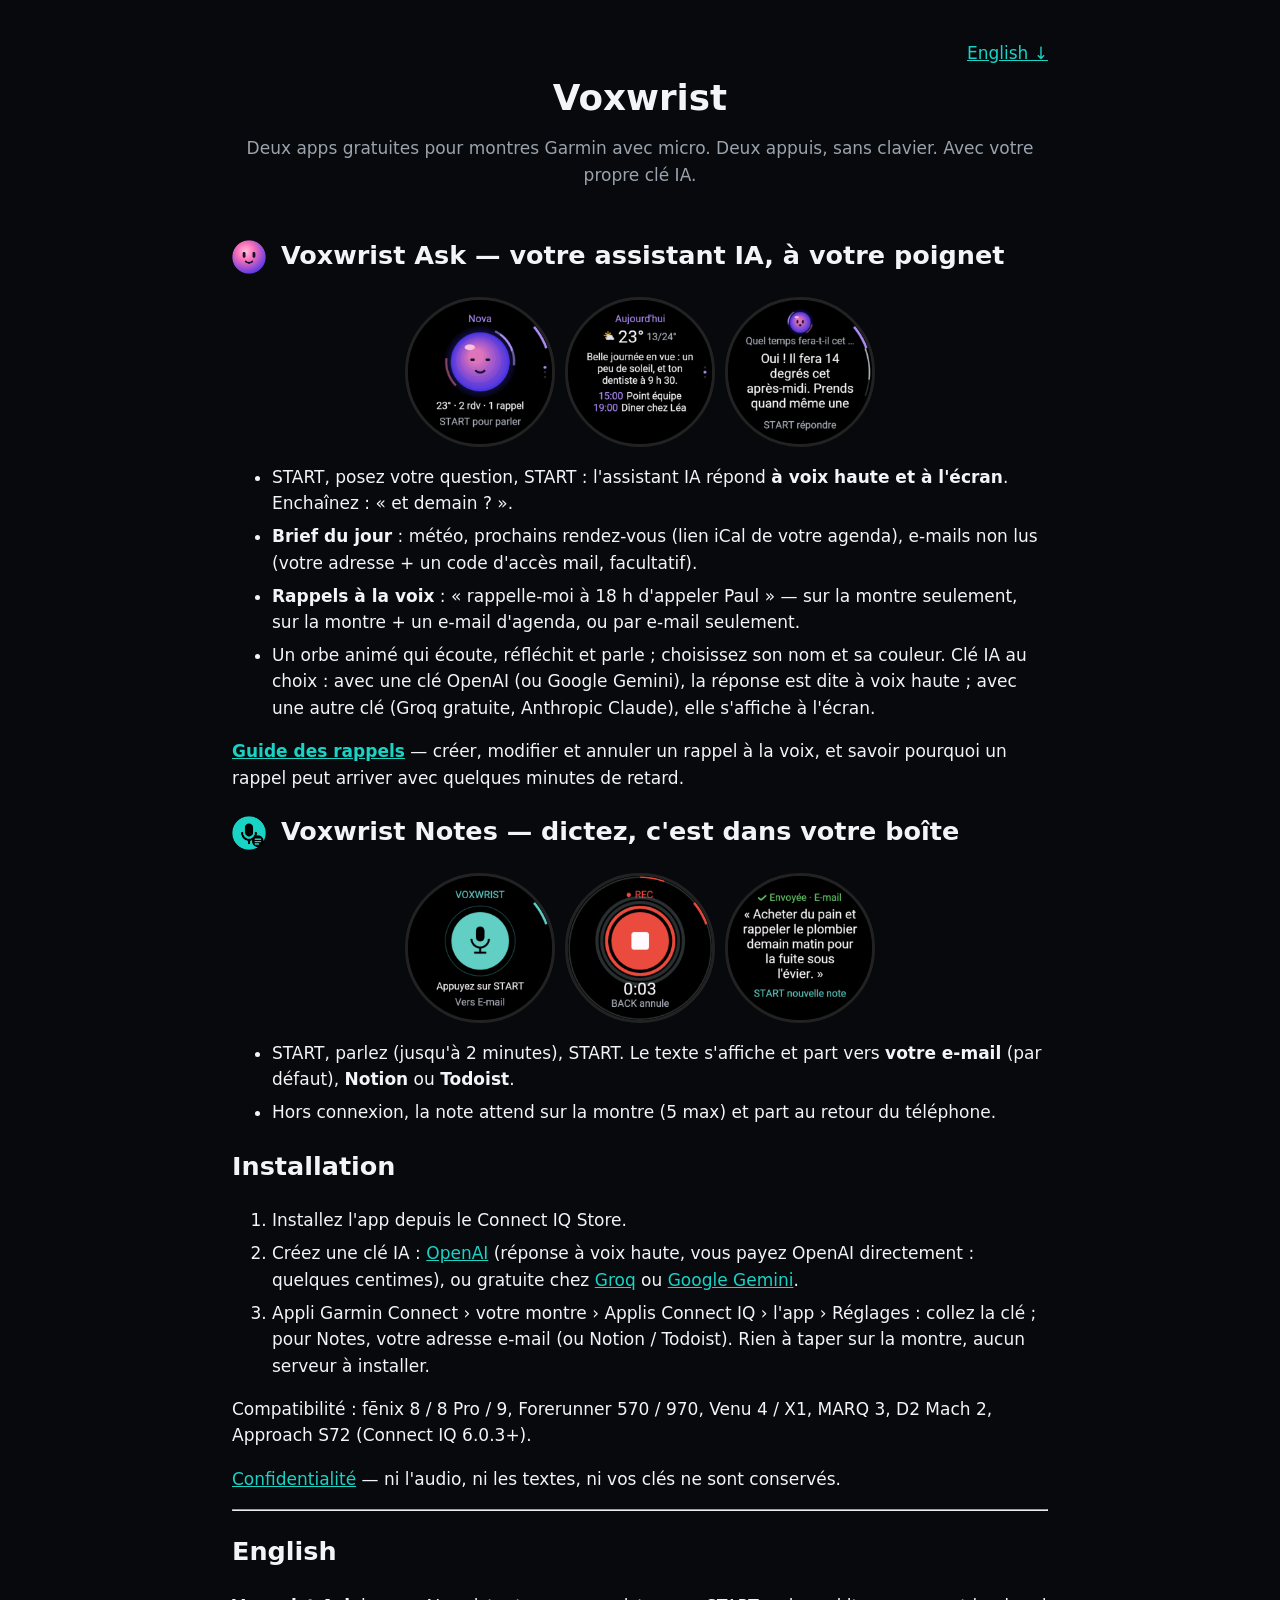
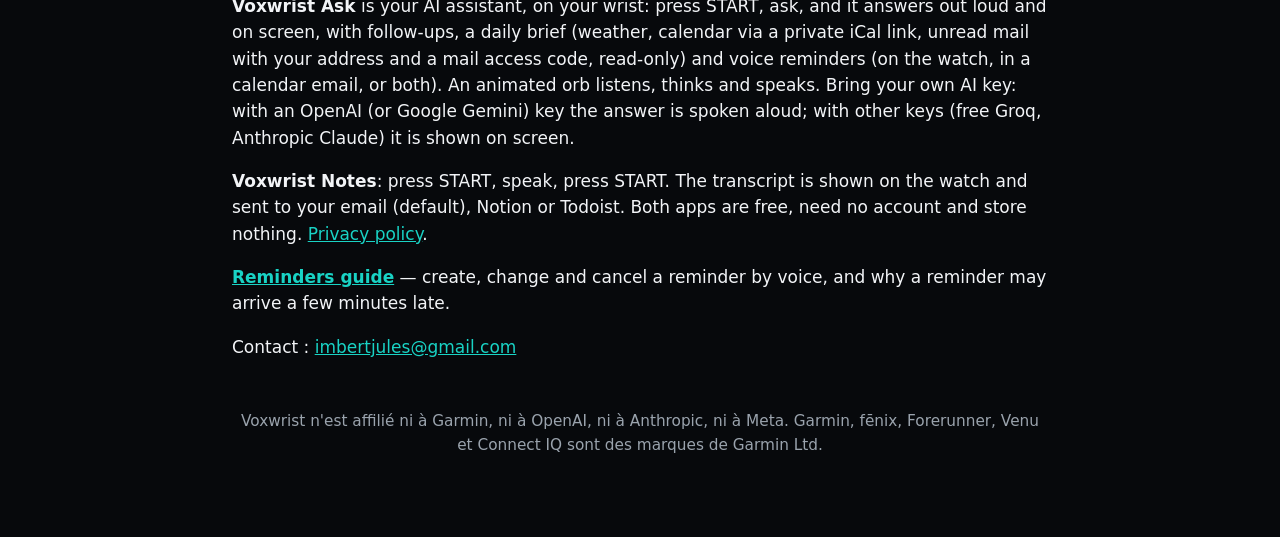
<file: index.html>
<!doctype html><html lang="fr"><head><meta charset="utf-8"><meta name="viewport" content="width=device-width,initial-scale=1">
<title>Voxwrist — votre voix, votre assistant IA, au poignet (Garmin)</title>
<meta name="description" content="Voxwrist Notes : dictez, recevez la note par e-mail, Notion ou Todoist. Voxwrist Ask : votre assistant IA au poignet, qui répond à voix haute, brief du jour et rappels. Gratuit, avec votre propre clé IA.">
<link rel="stylesheet" href="style.css"></head><body><main>
<a class="lang" href="#en">English ↓</a>
<section class="hero"><h1>Voxwrist</h1><p class="dim">Deux apps gratuites pour montres Garmin avec micro. Deux appuis, sans clavier. Avec votre propre clé IA.</p></section>

<h2><img class="logo-s" src="assets/icon-ask-500.png" alt=""> Voxwrist Ask — votre assistant IA, à votre poignet</h2>
<div class="shots"><img src="store-screenshots/ask-1-home-fr.png" alt="Assistant IA"><img src="store-screenshots/ask-2-brief-fr.png" alt="Brief du jour"><img src="store-screenshots/ask-4-answer-fr.png" alt="Réponse"></div>
<ul class="steps">
<li>START, posez votre question, START : l'assistant IA répond <strong>à voix haute et à l'écran</strong>. Enchaînez : « et demain ? ».</li>
<li><strong>Brief du jour</strong> : météo, prochains rendez-vous (lien iCal de votre agenda), e-mails non lus (votre adresse + un code d'accès mail, facultatif).</li>
<li><strong>Rappels à la voix</strong> : « rappelle-moi à 18 h d'appeler Paul » — sur la montre seulement, sur la montre + un e-mail d'agenda, ou par e-mail seulement.</li>
<li>Un orbe animé qui écoute, réfléchit et parle ; choisissez son nom et sa couleur. Clé IA au choix : avec une clé OpenAI (ou Google Gemini), la réponse est dite à voix haute ; avec une autre clé (Groq gratuite, Anthropic Claude), elle s'affiche à l'écran.</li></ul>
<p><a href="guide.html"><strong>Guide des rappels</strong></a> — créer, modifier et annuler un rappel à la voix, et savoir pourquoi un rappel peut arriver avec quelques minutes de retard.</p>

<h2><img class="logo-s" src="assets/icon-notes-500.png" alt=""> Voxwrist Notes — dictez, c'est dans votre boîte</h2>
<div class="shots"><img src="store-screenshots/notes21-1-ready-fr.png" alt="Prêt"><img src="store-screenshots/notes21-2-recording-fr.png" alt="Enregistrement"><img src="store-screenshots/notes21-3-sent-fr.png" alt="Envoyée"></div>
<ul class="steps">
<li>START, parlez (jusqu'à 2 minutes), START. Le texte s'affiche et part vers <strong>votre e-mail</strong> (par défaut), <strong>Notion</strong> ou <strong>Todoist</strong>.</li>
<li>Hors connexion, la note attend sur la montre (5 max) et part au retour du téléphone.</li></ul>

<h2>Installation</h2><ol class="steps">
<li>Installez l'app depuis le Connect IQ Store.</li>
<li>Créez une clé IA : <a href="https://platform.openai.com/api-keys">OpenAI</a> (réponse à voix haute, vous payez OpenAI directement : quelques centimes), ou gratuite chez <a href="https://console.groq.com/keys">Groq</a> ou <a href="https://aistudio.google.com/apikey">Google Gemini</a>.</li>
<li>Appli Garmin Connect › votre montre › Applis Connect IQ › l'app › Réglages : collez la clé ; pour Notes, votre adresse e-mail (ou Notion / Todoist). Rien à taper sur la montre, aucun serveur à installer.</li></ol>
<p>Compatibilité : fēnix 8 / 8 Pro / 9, Forerunner 570 / 970, Venu 4 / X1, MARQ 3, D2 Mach 2, Approach S72 (Connect IQ 6.0.3+).</p>
<p><a href="privacy.html">Confidentialité</a> — ni l'audio, ni les textes, ni vos clés ne sont conservés.</p>
<hr id="en"><h2>English</h2>
<p><strong>Voxwrist Ask</strong> is your AI assistant, on your wrist: press START, ask, and it answers out loud and on screen, with follow-ups, a daily brief (weather, calendar via a private iCal link, unread mail with your address and a mail access code, read-only) and voice reminders (on the watch, in a calendar email, or both). An animated orb listens, thinks and speaks. Bring your own AI key: with an OpenAI (or Google Gemini) key the answer is spoken aloud; with other keys (free Groq, Anthropic Claude) it is shown on screen.</p>
<p><strong>Voxwrist Notes</strong>: press START, speak, press START. The transcript is shown on the watch and sent to your email (default), Notion or Todoist. Both apps are free, need no account and store nothing. <a href="privacy.html">Privacy policy</a>.</p>
<p><a href="guide.html#en"><strong>Reminders guide</strong></a> — create, change and cancel a reminder by voice, and why a reminder may arrive a few minutes late.</p>
<p>Contact : <a href="mailto:imbertjules@gmail.com">imbertjules@gmail.com</a></p>
<footer>Voxwrist n'est affilié ni à Garmin, ni à OpenAI, ni à Anthropic, ni à Meta. Garmin, fēnix, Forerunner, Venu et Connect IQ sont des marques de Garmin Ltd.</footer>
</main></body></html>
</file>
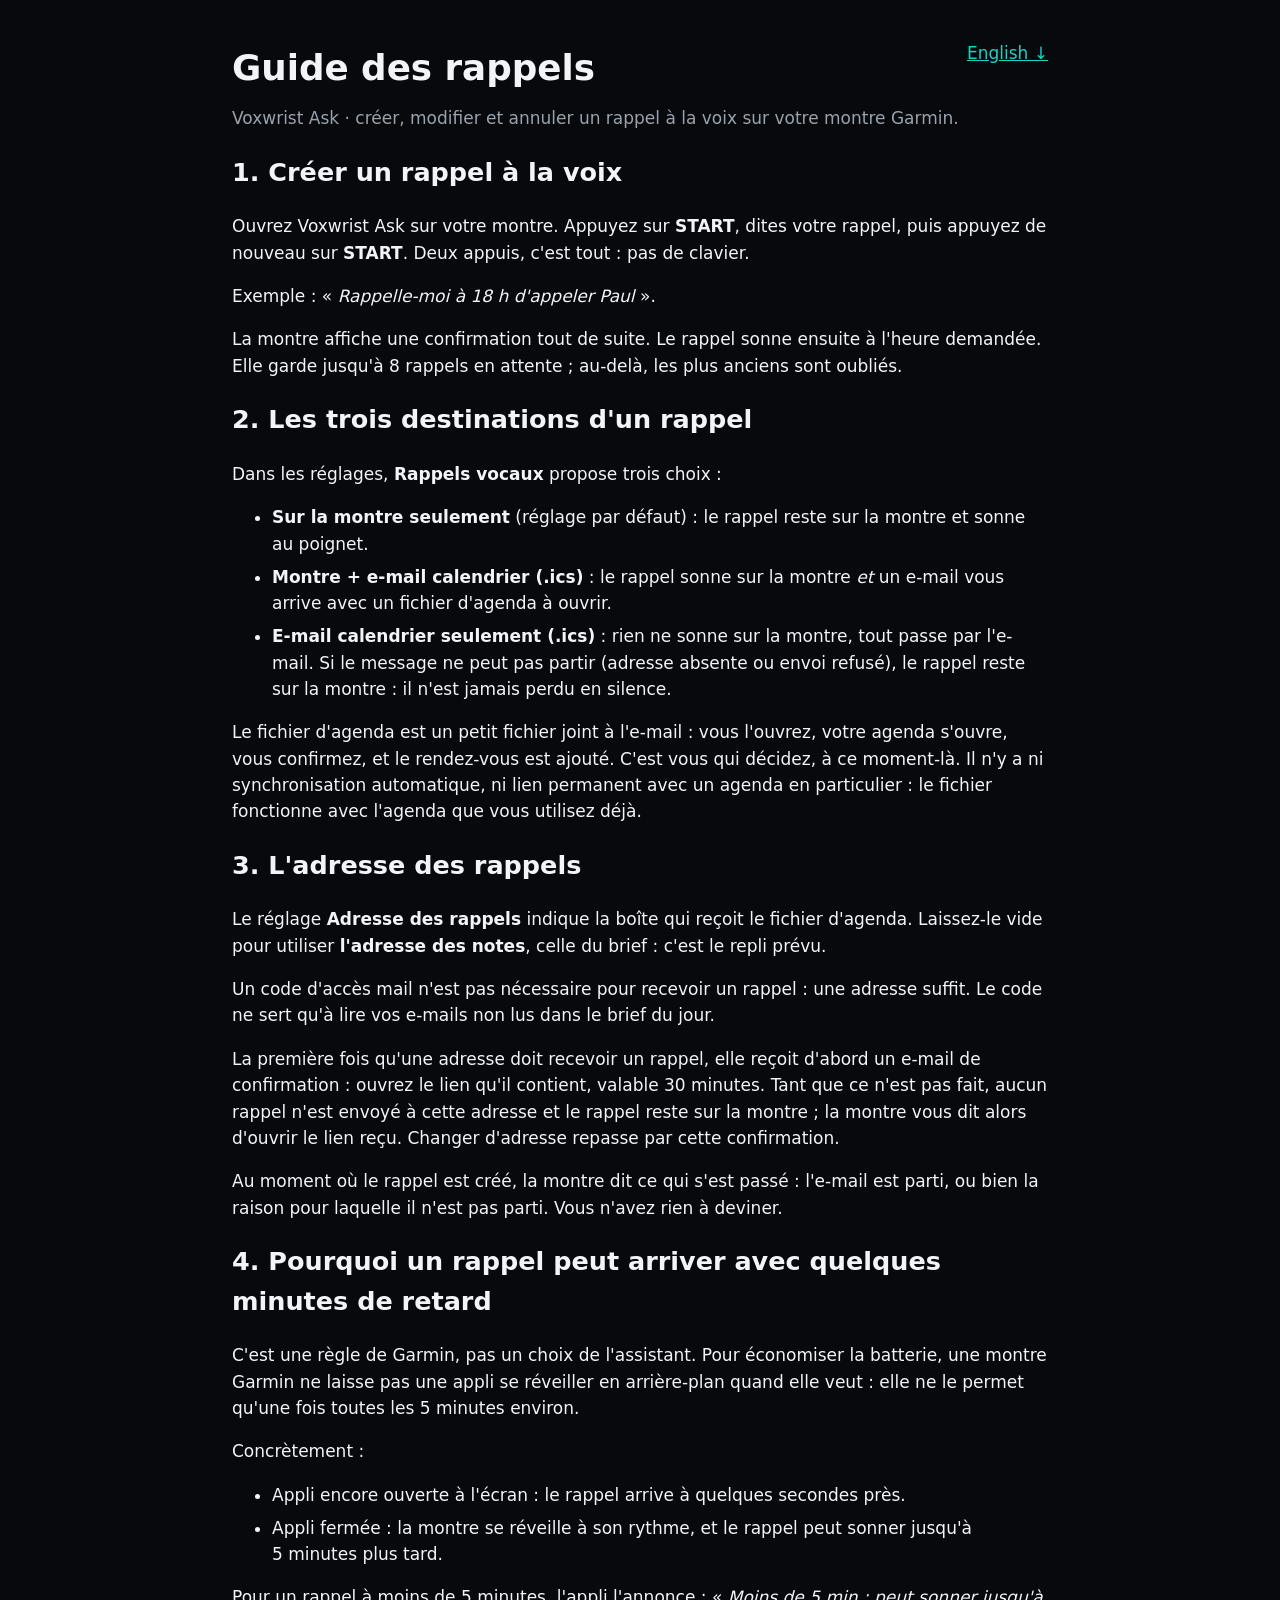
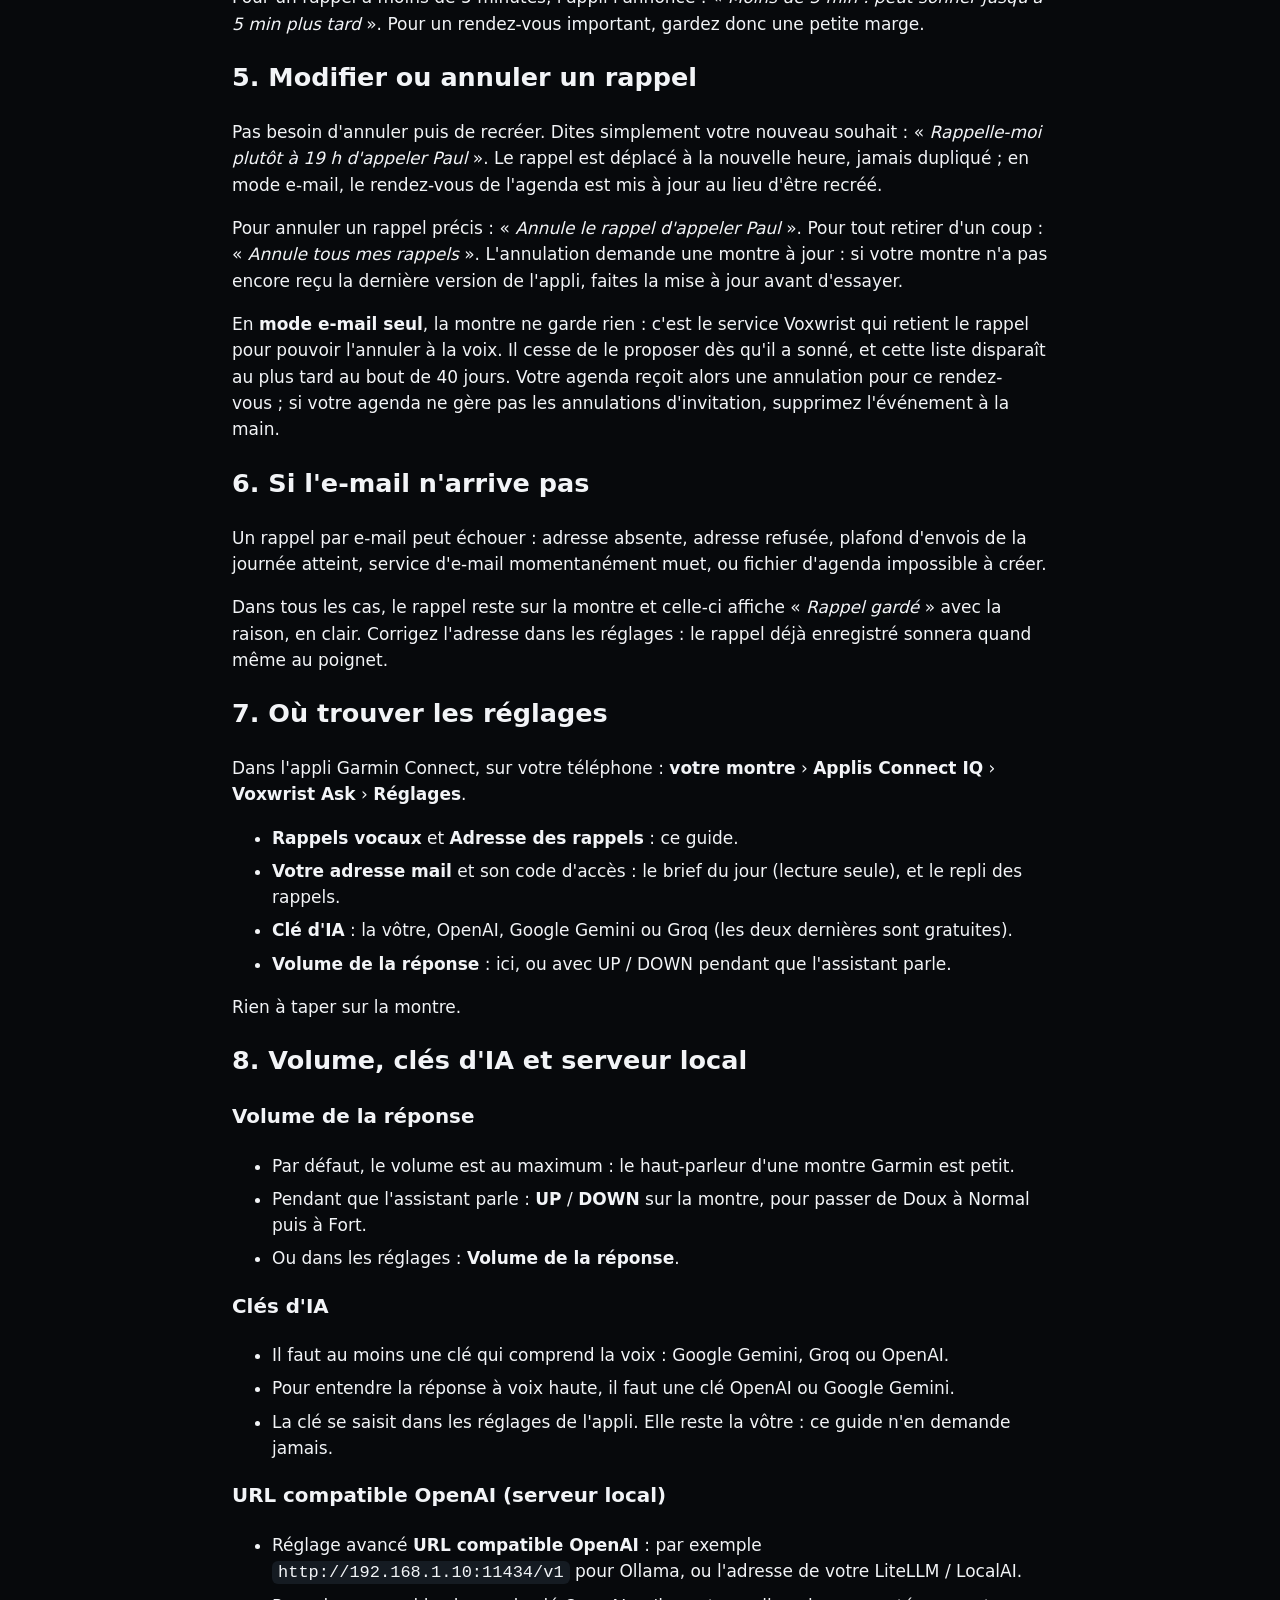
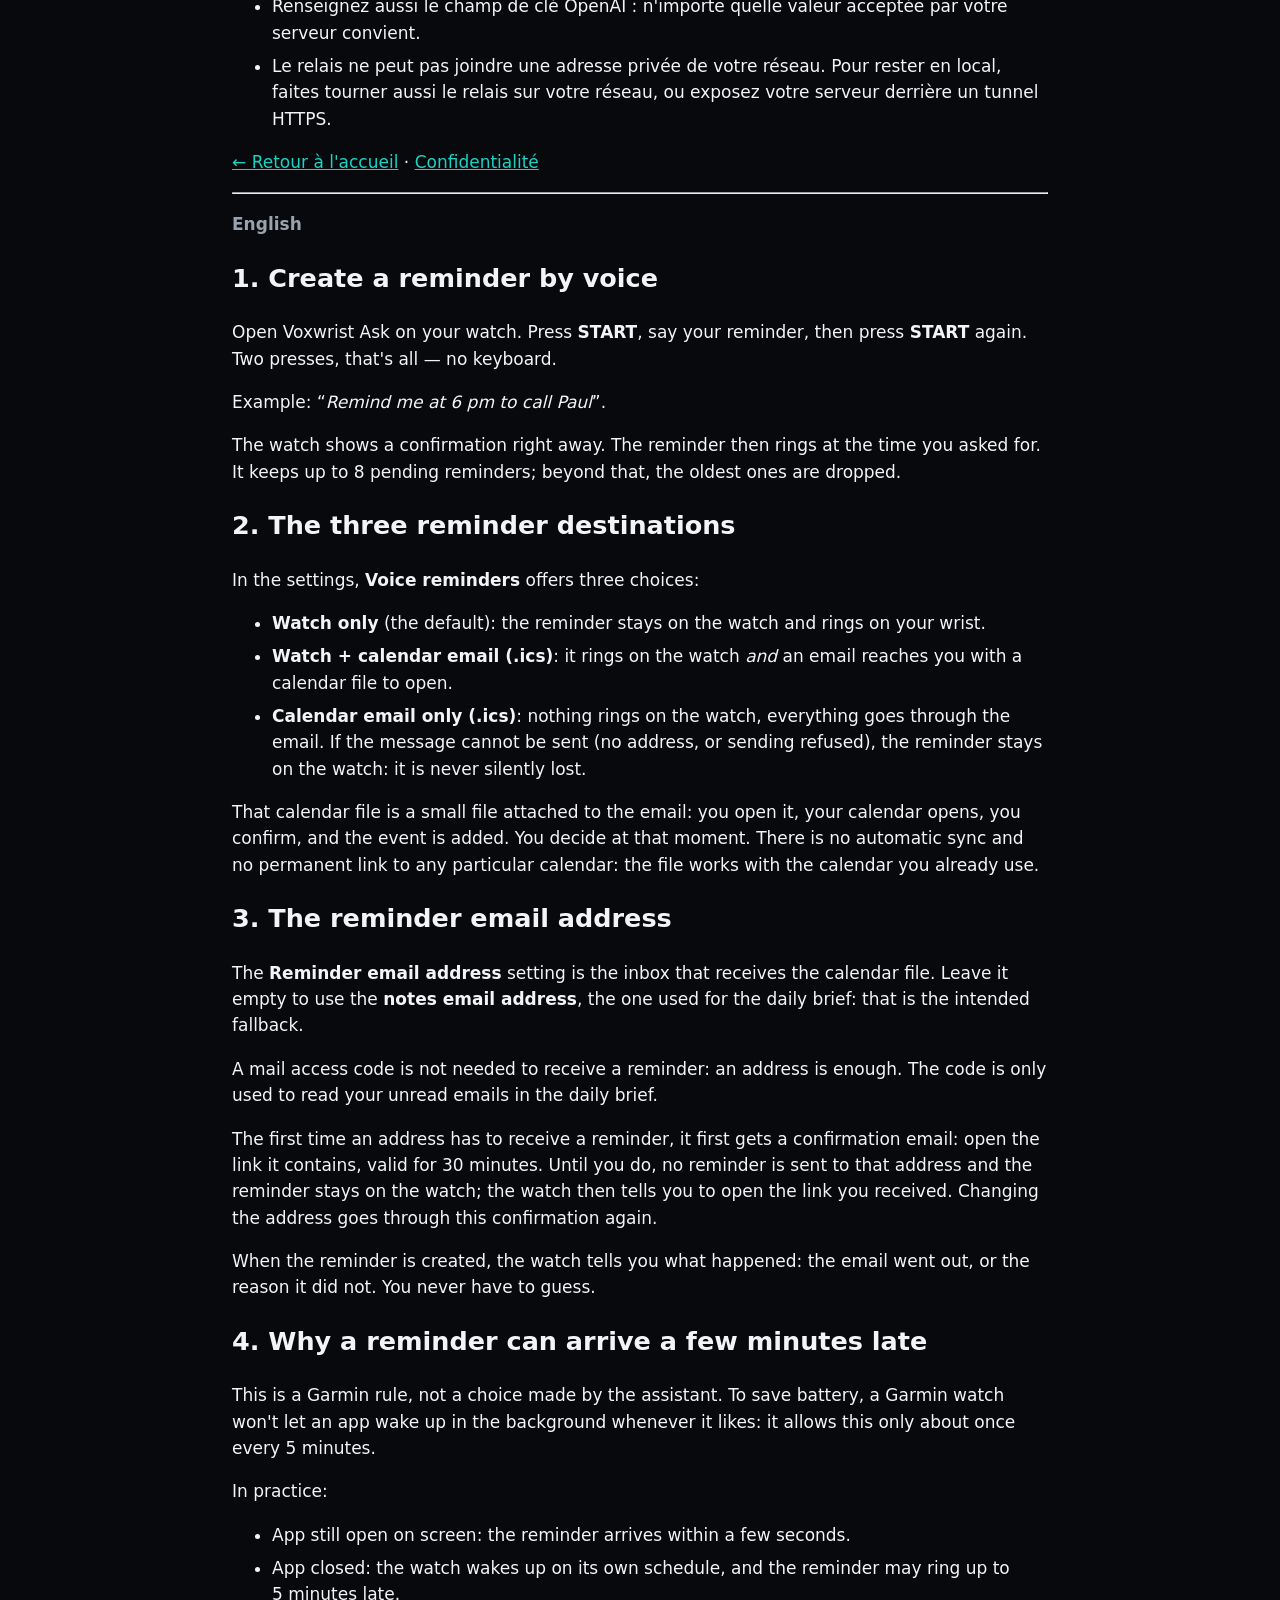
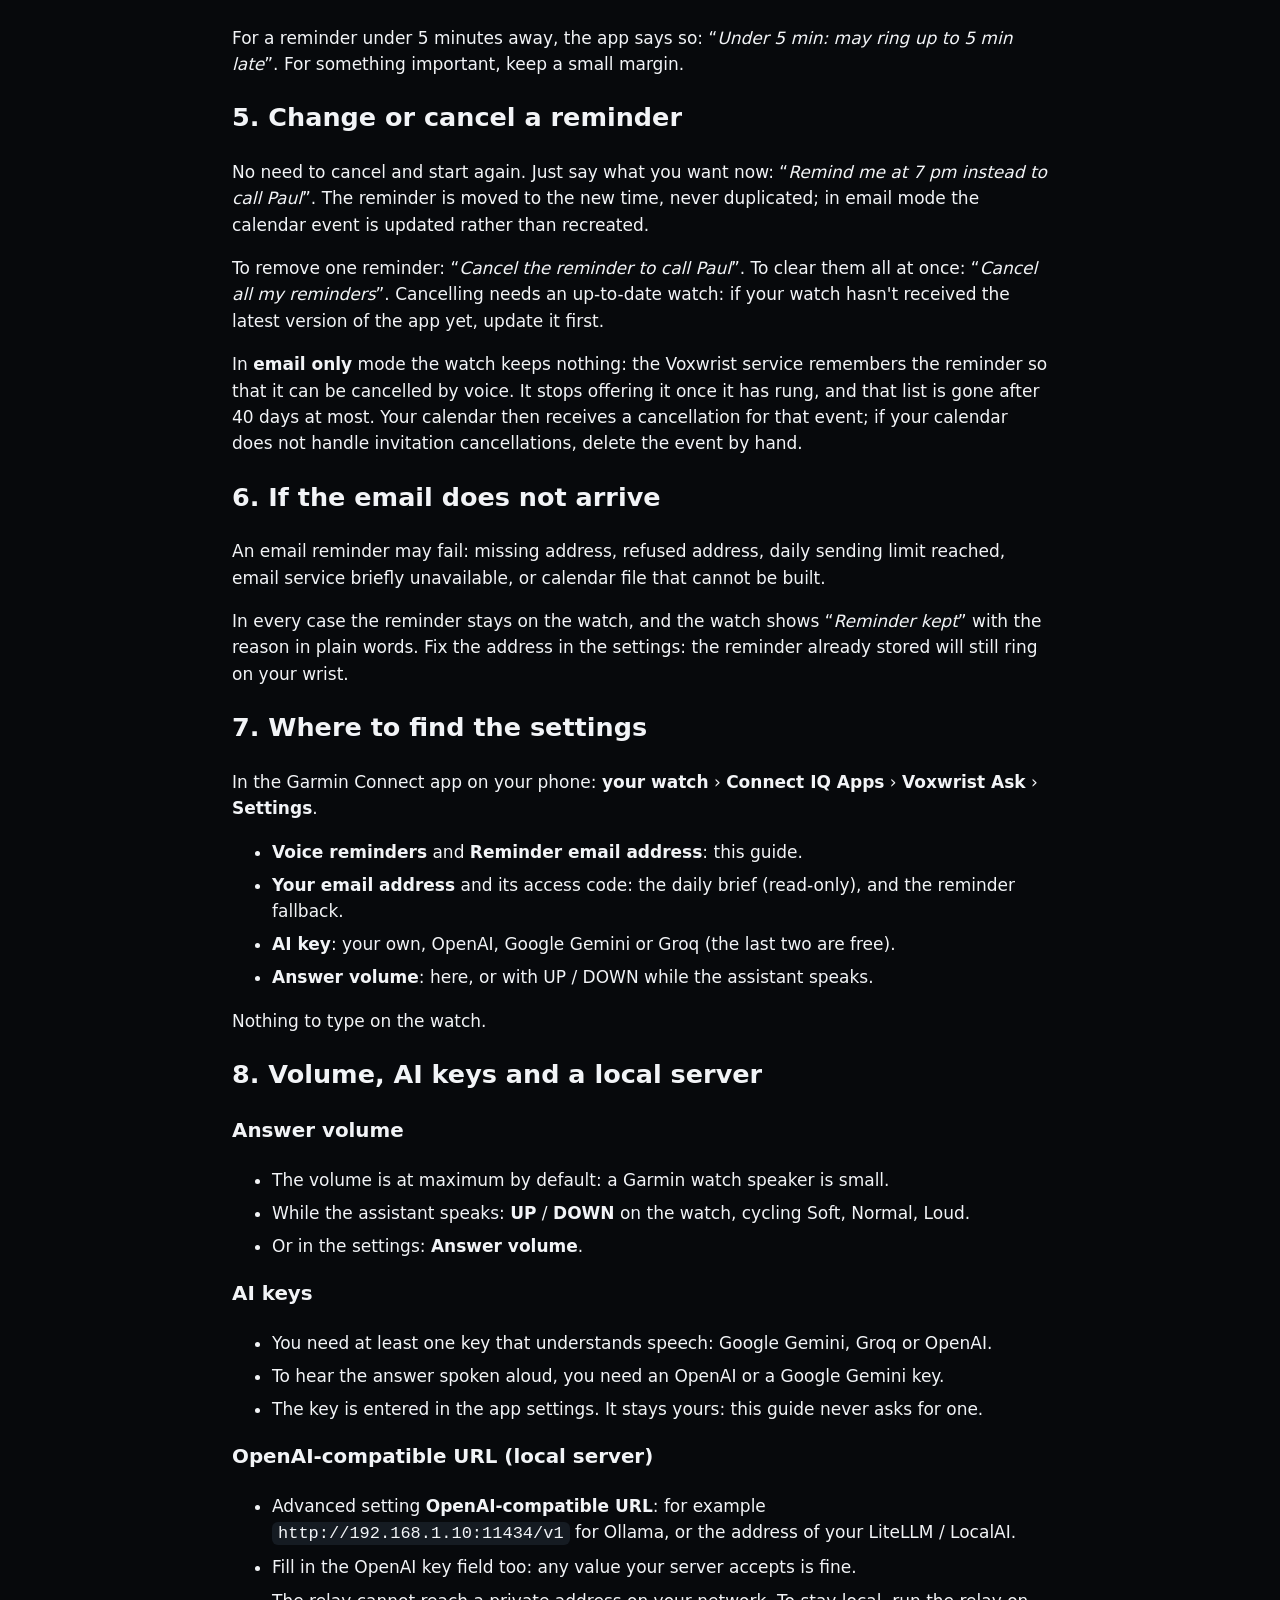
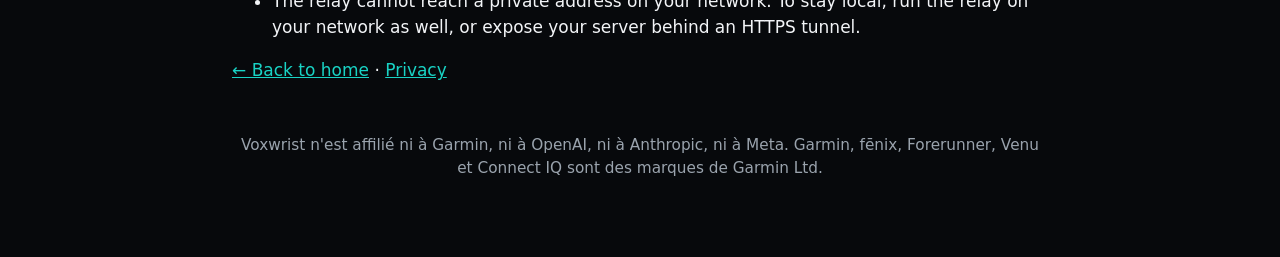
<file: guide.html>
<!doctype html><html lang="fr"><head><meta charset="utf-8"><meta name="viewport" content="width=device-width,initial-scale=1">
<title>Voxwrist Ask — Guide des rappels (FR + EN)</title>
<meta name="description" content="Guide des rappels de Voxwrist Ask : créer, modifier et annuler un rappel à la voix sur votre montre Garmin, les trois destinations (montre, e-mail, les deux), la limite des 5 minutes et ce qui se passe quand l'e-mail n'arrive pas.">
<link rel="stylesheet" href="style.css"></head><body><main>
<a class="lang" href="#en">English ↓</a>
<h1>Guide des rappels</h1>
<p class="dim">Voxwrist Ask · créer, modifier et annuler un rappel à la voix sur votre montre Garmin.</p>

<section>
<h2>1. Créer un rappel à la voix</h2>
<p>Ouvrez Voxwrist Ask sur votre montre. Appuyez sur <strong>START</strong>, dites votre rappel, puis appuyez de nouveau sur <strong>START</strong>. Deux appuis, c'est tout : pas de clavier.</p>
<p>Exemple : «&nbsp;<em>Rappelle-moi à 18&nbsp;h d'appeler Paul</em>&nbsp;».</p>
<p>La montre affiche une confirmation tout de suite. Le rappel sonne ensuite à l'heure demandée. Elle garde jusqu'à 8 rappels en attente&nbsp;; au-delà, les plus anciens sont oubliés.</p>
</section>

<section>
<h2>2. Les trois destinations d'un rappel</h2>
<p>Dans les réglages, <strong>Rappels vocaux</strong> propose trois choix&nbsp;:</p>
<ul class="steps">
<li><strong>Sur la montre seulement</strong> (réglage par défaut)&nbsp;: le rappel reste sur la montre et sonne au poignet.</li>
<li><strong>Montre + e-mail calendrier (.ics)</strong>&nbsp;: le rappel sonne sur la montre <em>et</em> un e-mail vous arrive avec un fichier d'agenda à ouvrir.</li>
<li><strong>E-mail calendrier seulement (.ics)</strong>&nbsp;: rien ne sonne sur la montre, tout passe par l'e-mail. Si le message ne peut pas partir (adresse absente ou envoi refusé), le rappel reste sur la montre&nbsp;: il n'est jamais perdu en silence.</li>
</ul>
<p>Le fichier d'agenda est un petit fichier joint à l'e-mail&nbsp;: vous l'ouvrez, votre agenda s'ouvre, vous confirmez, et le rendez-vous est ajouté. C'est vous qui décidez, à ce moment-là. Il n'y a ni synchronisation automatique, ni lien permanent avec un agenda en particulier&nbsp;: le fichier fonctionne avec l'agenda que vous utilisez déjà.</p>
</section>

<section>
<h2>3. L'adresse des rappels</h2>
<p>Le réglage <strong>Adresse des rappels</strong> indique la boîte qui reçoit le fichier d'agenda. Laissez-le vide pour utiliser <strong>l'adresse des notes</strong>, celle du brief&nbsp;: c'est le repli prévu.</p>
<p>Un code d'accès mail n'est pas nécessaire pour recevoir un rappel&nbsp;: une adresse suffit. Le code ne sert qu'à lire vos e-mails non lus dans le brief du jour.</p>
<p>La première fois qu'une adresse doit recevoir un rappel, elle reçoit d'abord un e-mail de confirmation&nbsp;: ouvrez le lien qu'il contient, valable 30&nbsp;minutes. Tant que ce n'est pas fait, aucun rappel n'est envoyé à cette adresse et le rappel reste sur la montre&nbsp;; la montre vous dit alors d'ouvrir le lien reçu. Changer d'adresse repasse par cette confirmation.</p>
<p>Au moment où le rappel est créé, la montre dit ce qui s'est passé&nbsp;: l'e-mail est parti, ou bien la raison pour laquelle il n'est pas parti. Vous n'avez rien à deviner.</p>
</section>

<section>
<h2>4. Pourquoi un rappel peut arriver avec quelques minutes de retard</h2>
<p>C'est une règle de Garmin, pas un choix de l'assistant. Pour économiser la batterie, une montre Garmin ne laisse pas une appli se réveiller en arrière-plan quand elle veut&nbsp;: elle ne le permet qu'une fois toutes les 5&nbsp;minutes environ.</p>
<p>Concrètement&nbsp;:</p>
<ul class="steps">
<li>Appli encore ouverte à l'écran&nbsp;: le rappel arrive à quelques secondes près.</li>
<li>Appli fermée&nbsp;: la montre se réveille à son rythme, et le rappel peut sonner jusqu'à 5&nbsp;minutes plus tard.</li>
</ul>
<p>Pour un rappel à moins de 5&nbsp;minutes, l'appli l'annonce&nbsp;: «&nbsp;<em>Moins de 5&nbsp;min&nbsp;: peut sonner jusqu'à 5&nbsp;min plus tard</em>&nbsp;». Pour un rendez-vous important, gardez donc une petite marge.</p>
</section>

<section>
<h2>5. Modifier ou annuler un rappel</h2>
<p>Pas besoin d'annuler puis de recréer. Dites simplement votre nouveau souhait&nbsp;: «&nbsp;<em>Rappelle-moi plutôt à 19&nbsp;h d'appeler Paul</em>&nbsp;». Le rappel est déplacé à la nouvelle heure, jamais dupliqué&nbsp;; en mode e-mail, le rendez-vous de l'agenda est mis à jour au lieu d'être recréé.</p>
<p>Pour annuler un rappel précis&nbsp;: «&nbsp;<em>Annule le rappel d'appeler Paul</em>&nbsp;». Pour tout retirer d'un coup&nbsp;: «&nbsp;<em>Annule tous mes rappels</em>&nbsp;». L'annulation demande une montre à jour&nbsp;: si votre montre n'a pas encore reçu la dernière version de l'appli, faites la mise à jour avant d'essayer.</p>
<p>En <strong>mode e-mail seul</strong>, la montre ne garde rien&nbsp;: c'est le service Voxwrist qui retient le rappel pour pouvoir l'annuler à la voix. Il cesse de le proposer dès qu'il a sonné, et cette liste disparaît au plus tard au bout de 40&nbsp;jours. Votre agenda reçoit alors une annulation pour ce rendez-vous&nbsp;; si votre agenda ne gère pas les annulations d'invitation, supprimez l'événement à la main.</p>
</section>

<section>
<h2>6. Si l'e-mail n'arrive pas</h2>
<p>Un rappel par e-mail peut échouer&nbsp;: adresse absente, adresse refusée, plafond d'envois de la journée atteint, service d'e-mail momentanément muet, ou fichier d'agenda impossible à créer.</p>
<p>Dans tous les cas, le rappel reste sur la montre et celle-ci affiche «&nbsp;<em>Rappel gardé</em>&nbsp;» avec la raison, en clair. Corrigez l'adresse dans les réglages&nbsp;: le rappel déjà enregistré sonnera quand même au poignet.</p>
</section>

<section>
<h2>7. Où trouver les réglages</h2>
<p>Dans l'appli Garmin Connect, sur votre téléphone&nbsp;: <strong>votre montre</strong> › <strong>Applis Connect IQ</strong> › <strong>Voxwrist Ask</strong> › <strong>Réglages</strong>.</p>
<ul class="steps">
<li><strong>Rappels vocaux</strong> et <strong>Adresse des rappels</strong>&nbsp;: ce guide.</li>
<li><strong>Votre adresse mail</strong> et son code d'accès&nbsp;: le brief du jour (lecture seule), et le repli des rappels.</li>
<li><strong>Clé d'IA</strong>&nbsp;: la vôtre, OpenAI, Google Gemini ou Groq (les deux dernières sont gratuites).</li>
<li><strong>Volume de la réponse</strong>&nbsp;: ici, ou avec UP / DOWN pendant que l'assistant parle.</li>
</ul>
<p>Rien à taper sur la montre.</p>
</section>

<section>
<h2>8. Volume, clés d'IA et serveur local</h2>
<h3>Volume de la réponse</h3>
<ul class="steps">
<li>Par défaut, le volume est au maximum&nbsp;: le haut-parleur d'une montre Garmin est petit.</li>
<li>Pendant que l'assistant parle&nbsp;: <strong>UP</strong> / <strong>DOWN</strong> sur la montre, pour passer de Doux à Normal puis à Fort.</li>
<li>Ou dans les réglages&nbsp;: <strong>Volume de la réponse</strong>.</li>
</ul>
<h3>Clés d'IA</h3>
<ul class="steps">
<li>Il faut au moins une clé qui comprend la voix&nbsp;: Google Gemini, Groq ou OpenAI.</li>
<li>Pour entendre la réponse à voix haute, il faut une clé OpenAI ou Google Gemini.</li>
<li>La clé se saisit dans les réglages de l'appli. Elle reste la vôtre&nbsp;: ce guide n'en demande jamais.</li>
</ul>
<h3>URL compatible OpenAI (serveur local)</h3>
<ul class="steps">
<li>Réglage avancé <strong>URL compatible OpenAI</strong>&nbsp;: par exemple <code>http://192.168.1.10:11434/v1</code> pour Ollama, ou l'adresse de votre LiteLLM / LocalAI.</li>
<li>Renseignez aussi le champ de clé OpenAI&nbsp;: n'importe quelle valeur acceptée par votre serveur convient.</li>
<li>Le relais ne peut pas joindre une adresse privée de votre réseau. Pour rester en local, faites tourner aussi le relais sur votre réseau, ou exposez votre serveur derrière un tunnel HTTPS.</li>
</ul>
</section>

<p><a href="index.html">← Retour à l'accueil</a> · <a href="privacy.html">Confidentialité</a></p>

<hr id="en">
<p class="dim" lang="en"><strong>English</strong></p>

<section lang="en">
<h2>1. Create a reminder by voice</h2>
<p>Open Voxwrist Ask on your watch. Press <strong>START</strong>, say your reminder, then press <strong>START</strong> again. Two presses, that's all — no keyboard.</p>
<p>Example: “<em>Remind me at 6&nbsp;pm to call Paul</em>”.</p>
<p>The watch shows a confirmation right away. The reminder then rings at the time you asked for. It keeps up to 8 pending reminders; beyond that, the oldest ones are dropped.</p>
</section>

<section lang="en">
<h2>2. The three reminder destinations</h2>
<p>In the settings, <strong>Voice reminders</strong> offers three choices:</p>
<ul class="steps">
<li><strong>Watch only</strong> (the default): the reminder stays on the watch and rings on your wrist.</li>
<li><strong>Watch + calendar email (.ics)</strong>: it rings on the watch <em>and</em> an email reaches you with a calendar file to open.</li>
<li><strong>Calendar email only (.ics)</strong>: nothing rings on the watch, everything goes through the email. If the message cannot be sent (no address, or sending refused), the reminder stays on the watch: it is never silently lost.</li>
</ul>
<p>That calendar file is a small file attached to the email: you open it, your calendar opens, you confirm, and the event is added. You decide at that moment. There is no automatic sync and no permanent link to any particular calendar: the file works with the calendar you already use.</p>
</section>

<section lang="en">
<h2>3. The reminder email address</h2>
<p>The <strong>Reminder email address</strong> setting is the inbox that receives the calendar file. Leave it empty to use the <strong>notes email address</strong>, the one used for the daily brief: that is the intended fallback.</p>
<p>A mail access code is not needed to receive a reminder: an address is enough. The code is only used to read your unread emails in the daily brief.</p>
<p>The first time an address has to receive a reminder, it first gets a confirmation email: open the link it contains, valid for 30&nbsp;minutes. Until you do, no reminder is sent to that address and the reminder stays on the watch; the watch then tells you to open the link you received. Changing the address goes through this confirmation again.</p>
<p>When the reminder is created, the watch tells you what happened: the email went out, or the reason it did not. You never have to guess.</p>
</section>

<section lang="en">
<h2>4. Why a reminder can arrive a few minutes late</h2>
<p>This is a Garmin rule, not a choice made by the assistant. To save battery, a Garmin watch won't let an app wake up in the background whenever it likes: it allows this only about once every 5&nbsp;minutes.</p>
<p>In practice:</p>
<ul class="steps">
<li>App still open on screen: the reminder arrives within a few seconds.</li>
<li>App closed: the watch wakes up on its own schedule, and the reminder may ring up to 5&nbsp;minutes late.</li>
</ul>
<p>For a reminder under 5&nbsp;minutes away, the app says so: “<em>Under 5&nbsp;min: may ring up to 5&nbsp;min late</em>”. For something important, keep a small margin.</p>
</section>

<section lang="en">
<h2>5. Change or cancel a reminder</h2>
<p>No need to cancel and start again. Just say what you want now: “<em>Remind me at 7&nbsp;pm instead to call Paul</em>”. The reminder is moved to the new time, never duplicated; in email mode the calendar event is updated rather than recreated.</p>
<p>To remove one reminder: “<em>Cancel the reminder to call Paul</em>”. To clear them all at once: “<em>Cancel all my reminders</em>”. Cancelling needs an up-to-date watch: if your watch hasn't received the latest version of the app yet, update it first.</p>
<p>In <strong>email only</strong> mode the watch keeps nothing: the Voxwrist service remembers the reminder so that it can be cancelled by voice. It stops offering it once it has rung, and that list is gone after 40 days at most. Your calendar then receives a cancellation for that event; if your calendar does not handle invitation cancellations, delete the event by hand.</p>
</section>

<section lang="en">
<h2>6. If the email does not arrive</h2>
<p>An email reminder may fail: missing address, refused address, daily sending limit reached, email service briefly unavailable, or calendar file that cannot be built.</p>
<p>In every case the reminder stays on the watch, and the watch shows “<em>Reminder kept</em>” with the reason in plain words. Fix the address in the settings: the reminder already stored will still ring on your wrist.</p>
</section>

<section lang="en">
<h2>7. Where to find the settings</h2>
<p>In the Garmin Connect app on your phone: <strong>your watch</strong> › <strong>Connect IQ Apps</strong> › <strong>Voxwrist Ask</strong> › <strong>Settings</strong>.</p>
<ul class="steps">
<li><strong>Voice reminders</strong> and <strong>Reminder email address</strong>: this guide.</li>
<li><strong>Your email address</strong> and its access code: the daily brief (read-only), and the reminder fallback.</li>
<li><strong>AI key</strong>: your own, OpenAI, Google Gemini or Groq (the last two are free).</li>
<li><strong>Answer volume</strong>: here, or with UP / DOWN while the assistant speaks.</li>
</ul>
<p>Nothing to type on the watch.</p>
</section>

<section lang="en">
<h2>8. Volume, AI keys and a local server</h2>
<h3>Answer volume</h3>
<ul class="steps">
<li>The volume is at maximum by default: a Garmin watch speaker is small.</li>
<li>While the assistant speaks: <strong>UP</strong> / <strong>DOWN</strong> on the watch, cycling Soft, Normal, Loud.</li>
<li>Or in the settings: <strong>Answer volume</strong>.</li>
</ul>
<h3>AI keys</h3>
<ul class="steps">
<li>You need at least one key that understands speech: Google Gemini, Groq or OpenAI.</li>
<li>To hear the answer spoken aloud, you need an OpenAI or a Google Gemini key.</li>
<li>The key is entered in the app settings. It stays yours: this guide never asks for one.</li>
</ul>
<h3>OpenAI-compatible URL (local server)</h3>
<ul class="steps">
<li>Advanced setting <strong>OpenAI-compatible URL</strong>: for example <code>http://192.168.1.10:11434/v1</code> for Ollama, or the address of your LiteLLM / LocalAI.</li>
<li>Fill in the OpenAI key field too: any value your server accepts is fine.</li>
<li>The relay cannot reach a private address on your network. To stay local, run the relay on your network as well, or expose your server behind an HTTPS tunnel.</li>
</ul>
</section>

<p lang="en"><a href="index.html">← Back to home</a> · <a href="privacy.html">Privacy</a></p>

<footer>Voxwrist n'est affilié ni à Garmin, ni à OpenAI, ni à Anthropic, ni à Meta. Garmin, fēnix, Forerunner, Venu et Connect IQ sont des marques de Garmin Ltd.</footer>
</main></body></html>
</file>
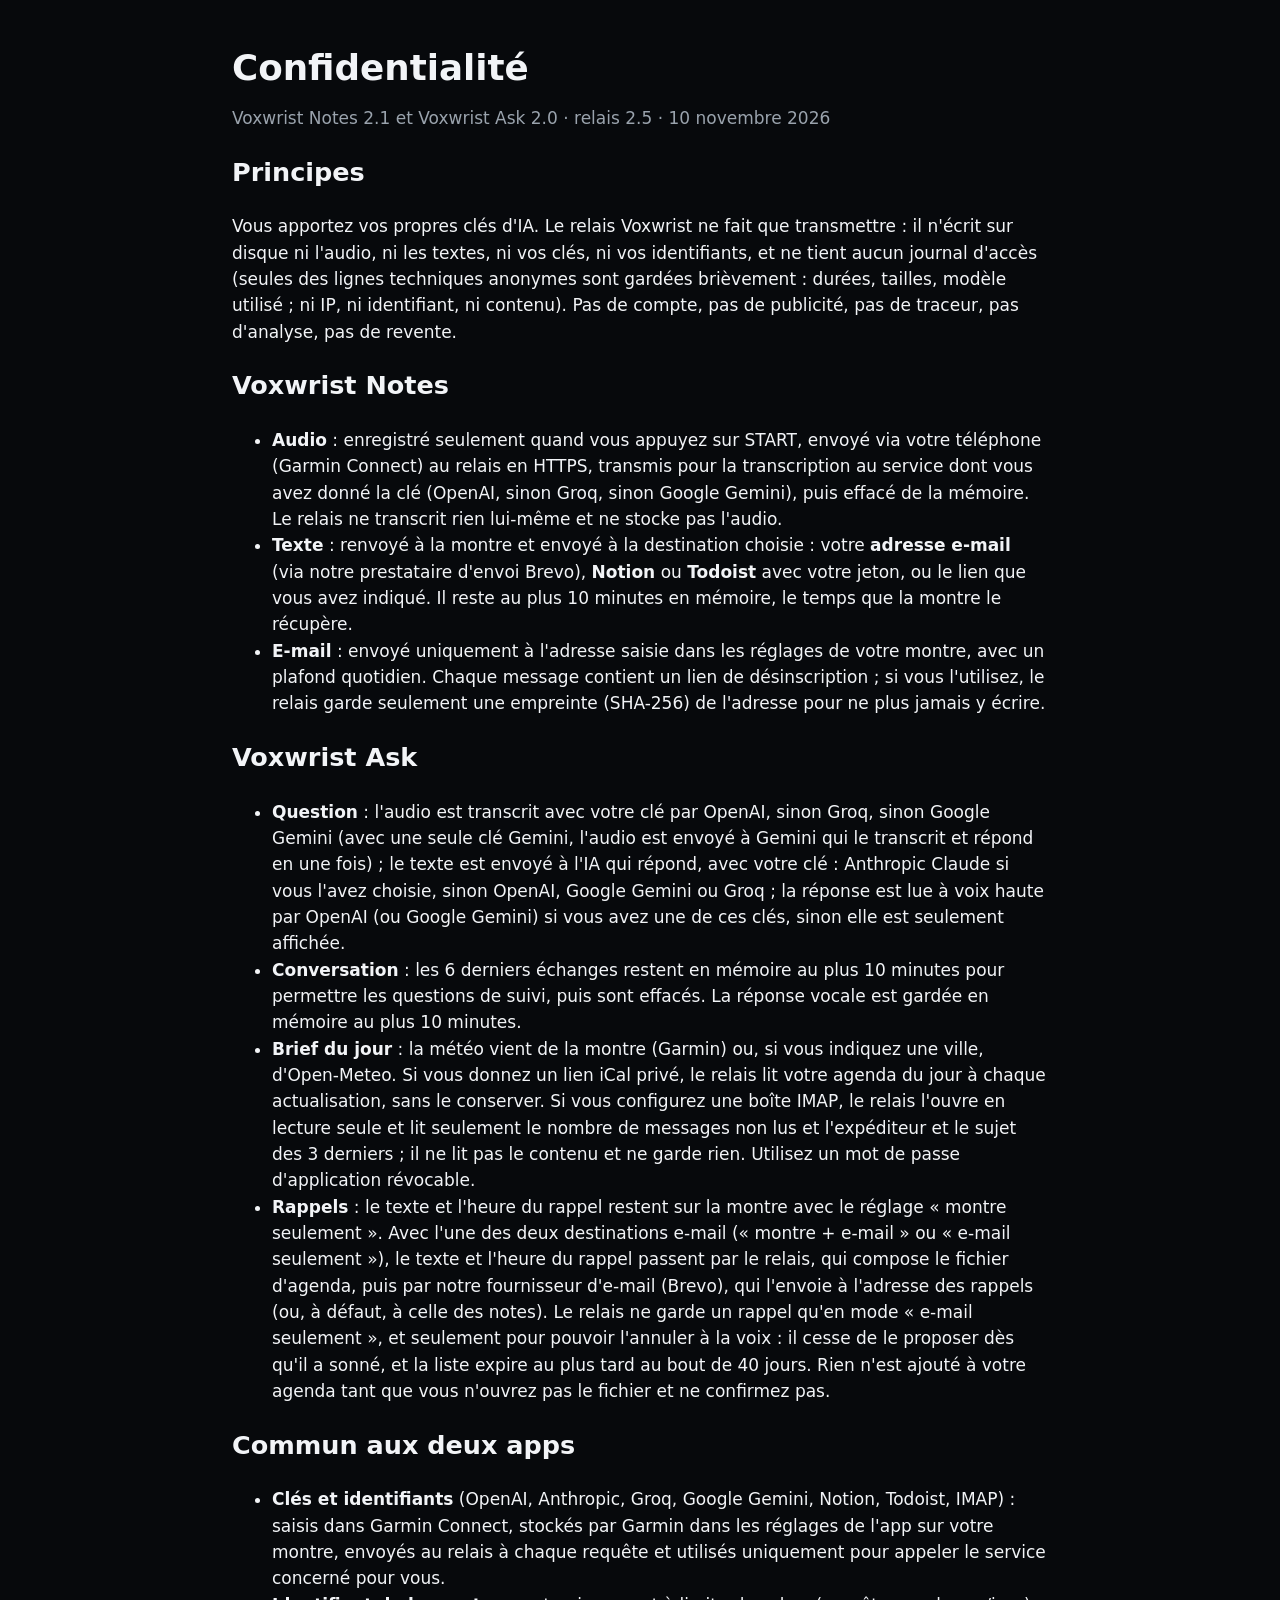
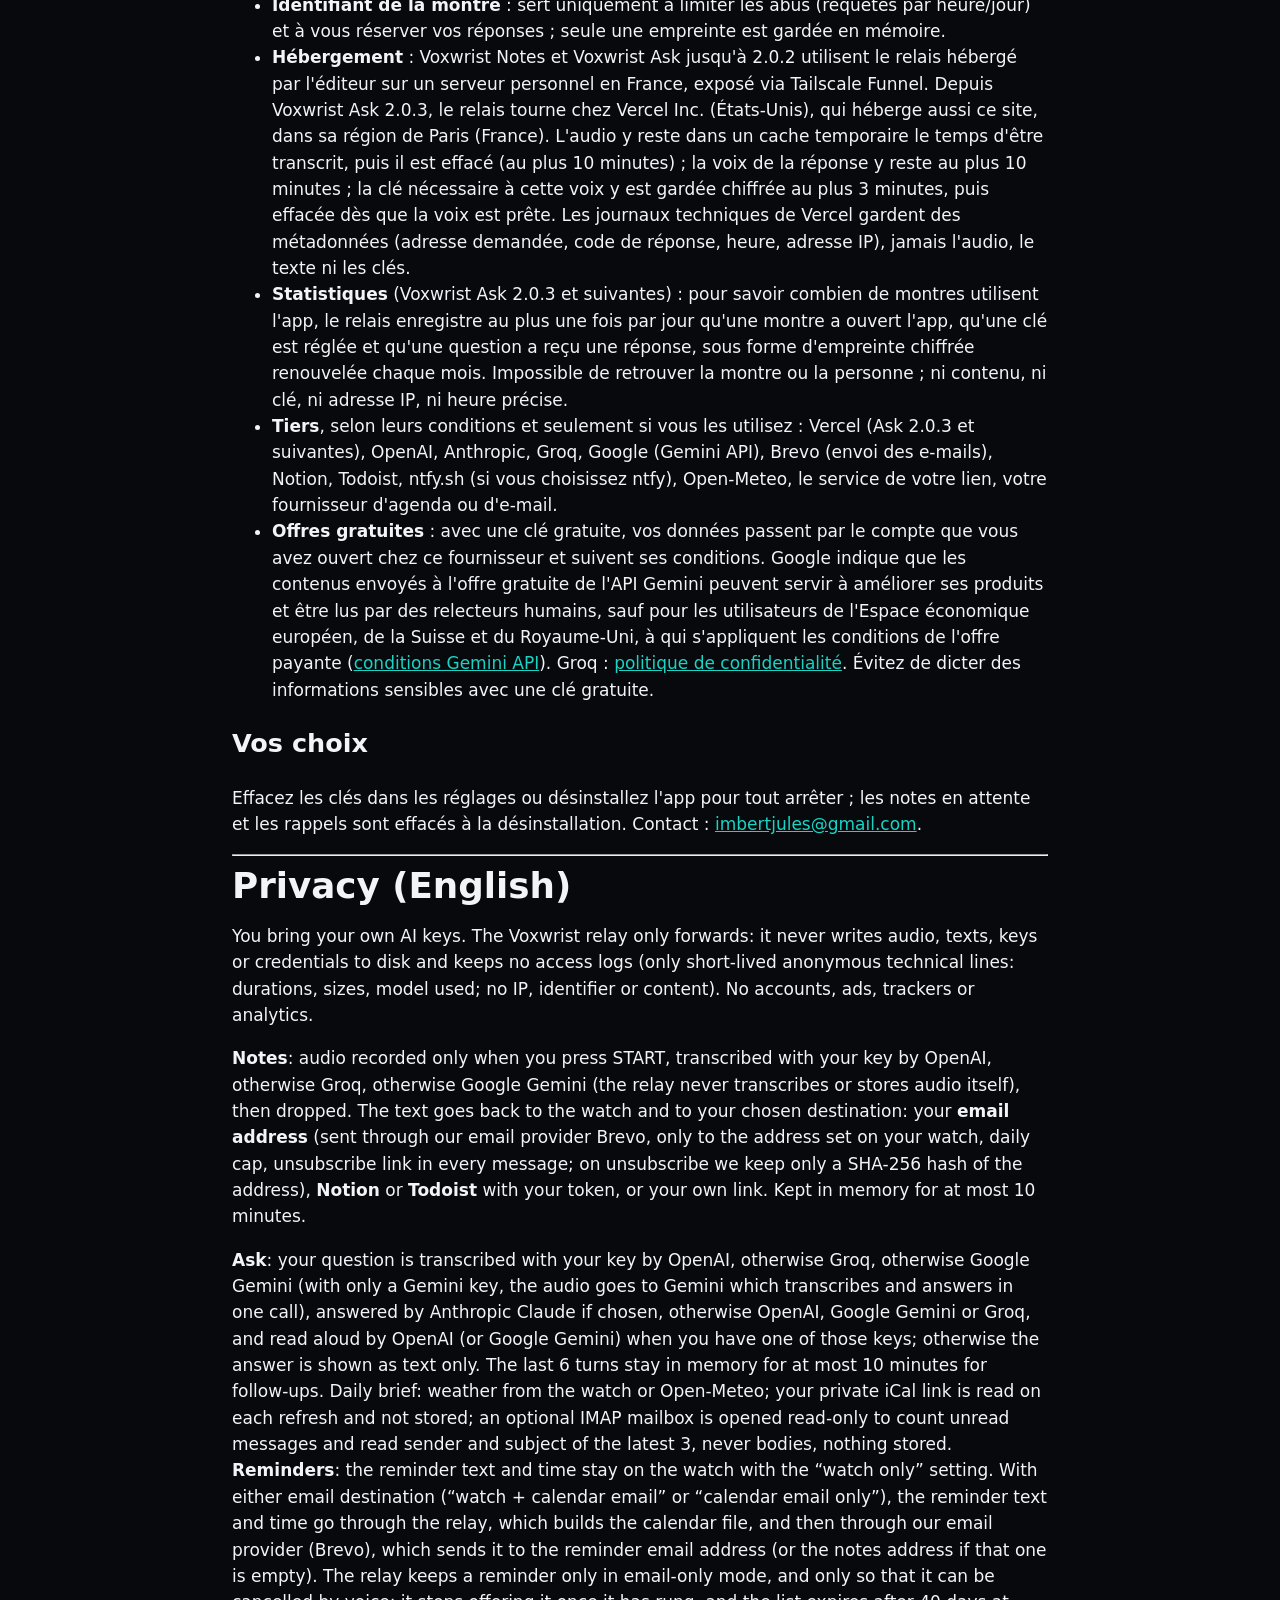
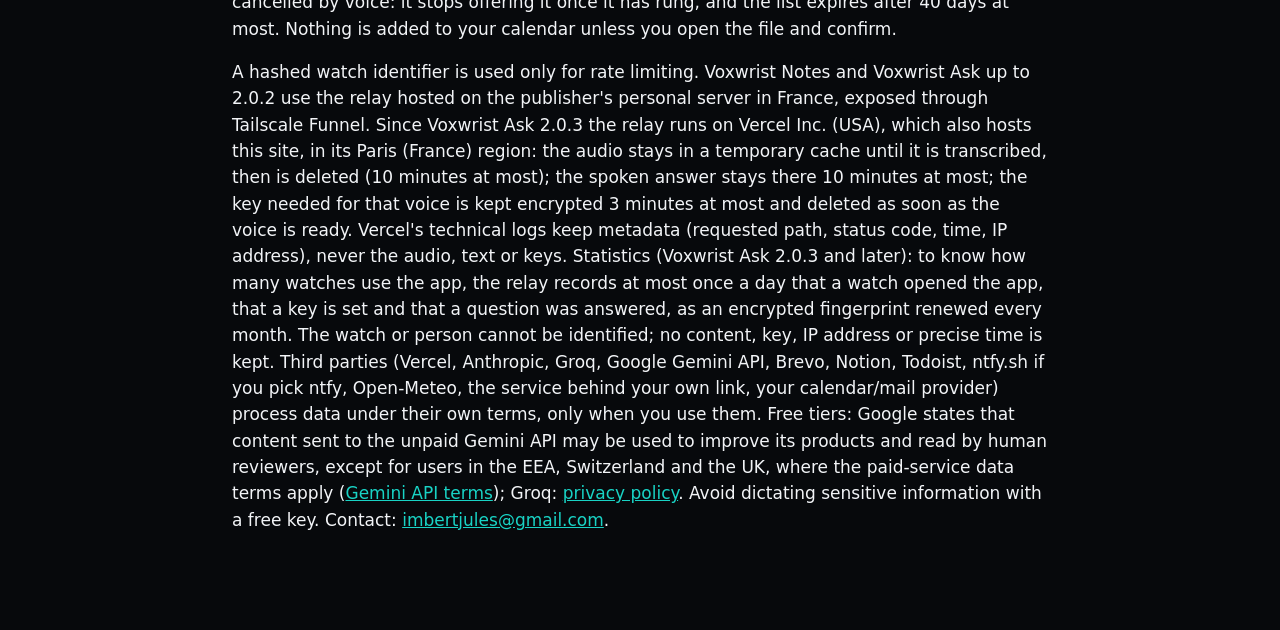
<file: privacy.html>
<!doctype html><html lang="fr"><head><meta charset="utf-8"><meta name="viewport" content="width=device-width,initial-scale=1">
<title>Voxwrist — Confidentialité / Privacy</title><link rel="stylesheet" href="style.css"></head><body><main>
<h1>Confidentialité</h1><p class="dim">Voxwrist Notes 2.1 et Voxwrist Ask 2.0 · relais 2.5 · 10 novembre 2026</p>
<h2>Principes</h2>
<p>Vous apportez vos propres clés d'IA. Le relais Voxwrist ne fait que transmettre : il n'écrit sur disque ni l'audio, ni les textes, ni vos clés, ni vos identifiants, et ne tient aucun journal d'accès (seules des lignes techniques anonymes sont gardées brièvement : durées, tailles, modèle utilisé ; ni IP, ni identifiant, ni contenu). Pas de compte, pas de publicité, pas de traceur, pas d'analyse, pas de revente.</p>
<h2>Voxwrist Notes</h2>
<ul>
<li><strong>Audio</strong> : enregistré seulement quand vous appuyez sur START, envoyé via votre téléphone (Garmin Connect) au relais en HTTPS, transmis pour la transcription au service dont vous avez donné la clé (OpenAI, sinon Groq, sinon Google Gemini), puis effacé de la mémoire. Le relais ne transcrit rien lui-même et ne stocke pas l'audio.</li>
<li><strong>Texte</strong> : renvoyé à la montre et envoyé à la destination choisie : votre <strong>adresse e-mail</strong> (via notre prestataire d'envoi Brevo), <strong>Notion</strong> ou <strong>Todoist</strong> avec votre jeton, ou le lien que vous avez indiqué. Il reste au plus 10 minutes en mémoire, le temps que la montre le récupère.</li>
<li><strong>E-mail</strong> : envoyé uniquement à l'adresse saisie dans les réglages de votre montre, avec un plafond quotidien. Chaque message contient un lien de désinscription ; si vous l'utilisez, le relais garde seulement une empreinte (SHA-256) de l'adresse pour ne plus jamais y écrire.</li>
</ul>
<h2>Voxwrist Ask</h2>
<ul>
<li><strong>Question</strong> : l'audio est transcrit avec votre clé par OpenAI, sinon Groq, sinon Google Gemini (avec une seule clé Gemini, l'audio est envoyé à Gemini qui le transcrit et répond en une fois) ; le texte est envoyé à l'IA qui répond, avec votre clé : Anthropic Claude si vous l'avez choisie, sinon OpenAI, Google Gemini ou Groq ; la réponse est lue à voix haute par OpenAI (ou Google Gemini) si vous avez une de ces clés, sinon elle est seulement affichée.</li>
<li><strong>Conversation</strong> : les 6 derniers échanges restent en mémoire au plus 10 minutes pour permettre les questions de suivi, puis sont effacés. La réponse vocale est gardée en mémoire au plus 10 minutes.</li>
<li><strong>Brief du jour</strong> : la météo vient de la montre (Garmin) ou, si vous indiquez une ville, d'Open-Meteo. Si vous donnez un lien iCal privé, le relais lit votre agenda du jour à chaque actualisation, sans le conserver. Si vous configurez une boîte IMAP, le relais l'ouvre en lecture seule et lit seulement le nombre de messages non lus et l'expéditeur et le sujet des 3 derniers ; il ne lit pas le contenu et ne garde rien. Utilisez un mot de passe d'application révocable.</li>
<li><strong>Rappels</strong> : le texte et l'heure du rappel restent sur la montre avec le réglage « montre seulement ». Avec l'une des deux destinations e-mail (« montre + e-mail » ou « e-mail seulement »), le texte et l'heure du rappel passent par le relais, qui compose le fichier d'agenda, puis par notre fournisseur d'e-mail (Brevo), qui l'envoie à l'adresse des rappels (ou, à défaut, à celle des notes). Le relais ne garde un rappel qu'en mode « e-mail seulement », et seulement pour pouvoir l'annuler à la voix : il cesse de le proposer dès qu'il a sonné, et la liste expire au plus tard au bout de 40 jours. Rien n'est ajouté à votre agenda tant que vous n'ouvrez pas le fichier et ne confirmez pas.</li>
</ul>
<h2>Commun aux deux apps</h2>
<ul>
<li><strong>Clés et identifiants</strong> (OpenAI, Anthropic, Groq, Google Gemini, Notion, Todoist, IMAP) : saisis dans Garmin Connect, stockés par Garmin dans les réglages de l'app sur votre montre, envoyés au relais à chaque requête et utilisés uniquement pour appeler le service concerné pour vous.</li>
<li><strong>Identifiant de la montre</strong> : sert uniquement à limiter les abus (requêtes par heure/jour) et à vous réserver vos réponses ; seule une empreinte est gardée en mémoire.</li>
<li><strong>Hébergement</strong> : Voxwrist Notes et Voxwrist Ask jusqu'à 2.0.2 utilisent le relais hébergé par l'éditeur sur un serveur personnel en France, exposé via Tailscale Funnel. Depuis Voxwrist Ask 2.0.3, le relais tourne chez Vercel Inc. (États-Unis), qui héberge aussi ce site, dans sa région de Paris (France). L'audio y reste dans un cache temporaire le temps d'être transcrit, puis il est effacé (au plus 10 minutes) ; la voix de la réponse y reste au plus 10 minutes ; la clé nécessaire à cette voix y est gardée chiffrée au plus 3 minutes, puis effacée dès que la voix est prête. Les journaux techniques de Vercel gardent des métadonnées (adresse demandée, code de réponse, heure, adresse IP), jamais l'audio, le texte ni les clés.</li>
<li><strong>Statistiques</strong> (Voxwrist Ask 2.0.3 et suivantes) : pour savoir combien de montres utilisent l'app, le relais enregistre au plus une fois par jour qu'une montre a ouvert l'app, qu'une clé est réglée et qu'une question a reçu une réponse, sous forme d'empreinte chiffrée renouvelée chaque mois. Impossible de retrouver la montre ou la personne ; ni contenu, ni clé, ni adresse IP, ni heure précise.</li>
<li><strong>Tiers</strong>, selon leurs conditions et seulement si vous les utilisez : Vercel (Ask 2.0.3 et suivantes), OpenAI, Anthropic, Groq, Google (Gemini API), Brevo (envoi des e-mails), Notion, Todoist, ntfy.sh (si vous choisissez ntfy), Open-Meteo, le service de votre lien, votre fournisseur d'agenda ou d'e-mail.</li>
<li><strong>Offres gratuites</strong> : avec une clé gratuite, vos données passent par le compte que vous avez ouvert chez ce fournisseur et suivent ses conditions. Google indique que les contenus envoyés à l'offre gratuite de l'API Gemini peuvent servir à améliorer ses produits et être lus par des relecteurs humains, sauf pour les utilisateurs de l'Espace économique européen, de la Suisse et du Royaume-Uni, à qui s'appliquent les conditions de l'offre payante (<a href="https://ai.google.dev/gemini-api/terms">conditions Gemini API</a>). Groq : <a href="https://groq.com/privacy-policy">politique de confidentialité</a>. Évitez de dicter des informations sensibles avec une clé gratuite.</li>
</ul>
<h2>Vos choix</h2><p>Effacez les clés dans les réglages ou désinstallez l'app pour tout arrêter ; les notes en attente et les rappels sont effacés à la désinstallation. Contact : <a href="mailto:imbertjules@gmail.com">imbertjules@gmail.com</a>.</p>
<hr><h1>Privacy (English)</h1>
<p>You bring your own AI keys. The Voxwrist relay only forwards: it never writes audio, texts, keys or credentials to disk and keeps no access logs (only short-lived anonymous technical lines: durations, sizes, model used; no IP, identifier or content). No accounts, ads, trackers or analytics.</p>
<p><strong>Notes</strong>: audio recorded only when you press START, transcribed with your key by OpenAI, otherwise Groq, otherwise Google Gemini (the relay never transcribes or stores audio itself), then dropped. The text goes back to the watch and to your chosen destination: your <strong>email address</strong> (sent through our email provider Brevo, only to the address set on your watch, daily cap, unsubscribe link in every message; on unsubscribe we keep only a SHA-256 hash of the address), <strong>Notion</strong> or <strong>Todoist</strong> with your token, or your own link. Kept in memory for at most 10 minutes.</p>
<p><strong>Ask</strong>: your question is transcribed with your key by OpenAI, otherwise Groq, otherwise Google Gemini (with only a Gemini key, the audio goes to Gemini which transcribes and answers in one call), answered by Anthropic Claude if chosen, otherwise OpenAI, Google Gemini or Groq, and read aloud by OpenAI (or Google Gemini) when you have one of those keys; otherwise the answer is shown as text only. The last 6 turns stay in memory for at most 10 minutes for follow-ups. Daily brief: weather from the watch or Open-Meteo; your private iCal link is read on each refresh and not stored; an optional IMAP mailbox is opened read-only to count unread messages and read sender and subject of the latest 3, never bodies, nothing stored. <strong>Reminders</strong>: the reminder text and time stay on the watch with the “watch only” setting. With either email destination (“watch + calendar email” or “calendar email only”), the reminder text and time go through the relay, which builds the calendar file, and then through our email provider (Brevo), which sends it to the reminder email address (or the notes address if that one is empty). The relay keeps a reminder only in email-only mode, and only so that it can be cancelled by voice: it stops offering it once it has rung, and the list expires after 40 days at most. Nothing is added to your calendar unless you open the file and confirm.</p>
<p>A hashed watch identifier is used only for rate limiting. Voxwrist Notes and Voxwrist Ask up to 2.0.2 use the relay hosted on the publisher's personal server in France, exposed through Tailscale Funnel. Since Voxwrist Ask 2.0.3 the relay runs on Vercel Inc. (USA), which also hosts this site, in its Paris (France) region: the audio stays in a temporary cache until it is transcribed, then is deleted (10 minutes at most); the spoken answer stays there 10 minutes at most; the key needed for that voice is kept encrypted 3 minutes at most and deleted as soon as the voice is ready. Vercel's technical logs keep metadata (requested path, status code, time, IP address), never the audio, text or keys. Statistics (Voxwrist Ask 2.0.3 and later): to know how many watches use the app, the relay records at most once a day that a watch opened the app, that a key is set and that a question was answered, as an encrypted fingerprint renewed every month. The watch or person cannot be identified; no content, key, IP address or precise time is kept. Third parties (Vercel, Anthropic, Groq, Google Gemini API, Brevo, Notion, Todoist, ntfy.sh if you pick ntfy, Open-Meteo, the service behind your own link, your calendar/mail provider) process data under their own terms, only when you use them. Free tiers: Google states that content sent to the unpaid Gemini API may be used to improve its products and read by human reviewers, except for users in the EEA, Switzerland and the UK, where the paid-service data terms apply (<a href="https://ai.google.dev/gemini-api/terms">Gemini API terms</a>); Groq: <a href="https://groq.com/privacy-policy">privacy policy</a>. Avoid dictating sensitive information with a free key. Contact: <a href="mailto:imbertjules@gmail.com">imbertjules@gmail.com</a>.</p>
</main></body></html>
</file>
<file: style.css>
:root{--bg:#07090c;--fg:#f2f4f7;--dim:#9aa3ad;--notes:#19D3C5;--ask:#8B7CFF}
*{box-sizing:border-box}body{margin:0;background:var(--bg);color:var(--fg);font:17px/1.55 system-ui,-apple-system,Segoe UI,Roboto,sans-serif}
main{max-width:860px;margin:0 auto;padding:40px 22px 80px}a{color:var(--notes)}h1{font-size:2.1em;line-height:1.15;margin:.2em 0}
.dim{color:var(--dim)}.hero{text-align:center;padding:30px 0 10px}.hero img.logo{width:72px;margin:0 6px}
.cards{display:grid;grid-template-columns:repeat(auto-fit,minmax(260px,1fr));gap:18px;margin:30px 0}
.card{background:#10141a;border:1px solid #1c232c;border-radius:18px;padding:22px}.card h2{margin:.2em 0}
.card.notes h2{color:var(--notes)}.card.ask h2{color:var(--ask)}.shots{display:flex;gap:10px;flex-wrap:wrap;justify-content:center}
.shots img{width:150px;height:150px;border-radius:50%;border:3px solid #222}.steps li{margin:.4em 0}
code{background:#151b22;padding:2px 6px;border-radius:6px}footer{margin-top:50px;color:var(--dim);font-size:.9em;text-align:center}
.lang{float:right}
h2 img.logo-s{width:34px;vertical-align:middle;margin-right:6px;border-radius:8px}
</file>
